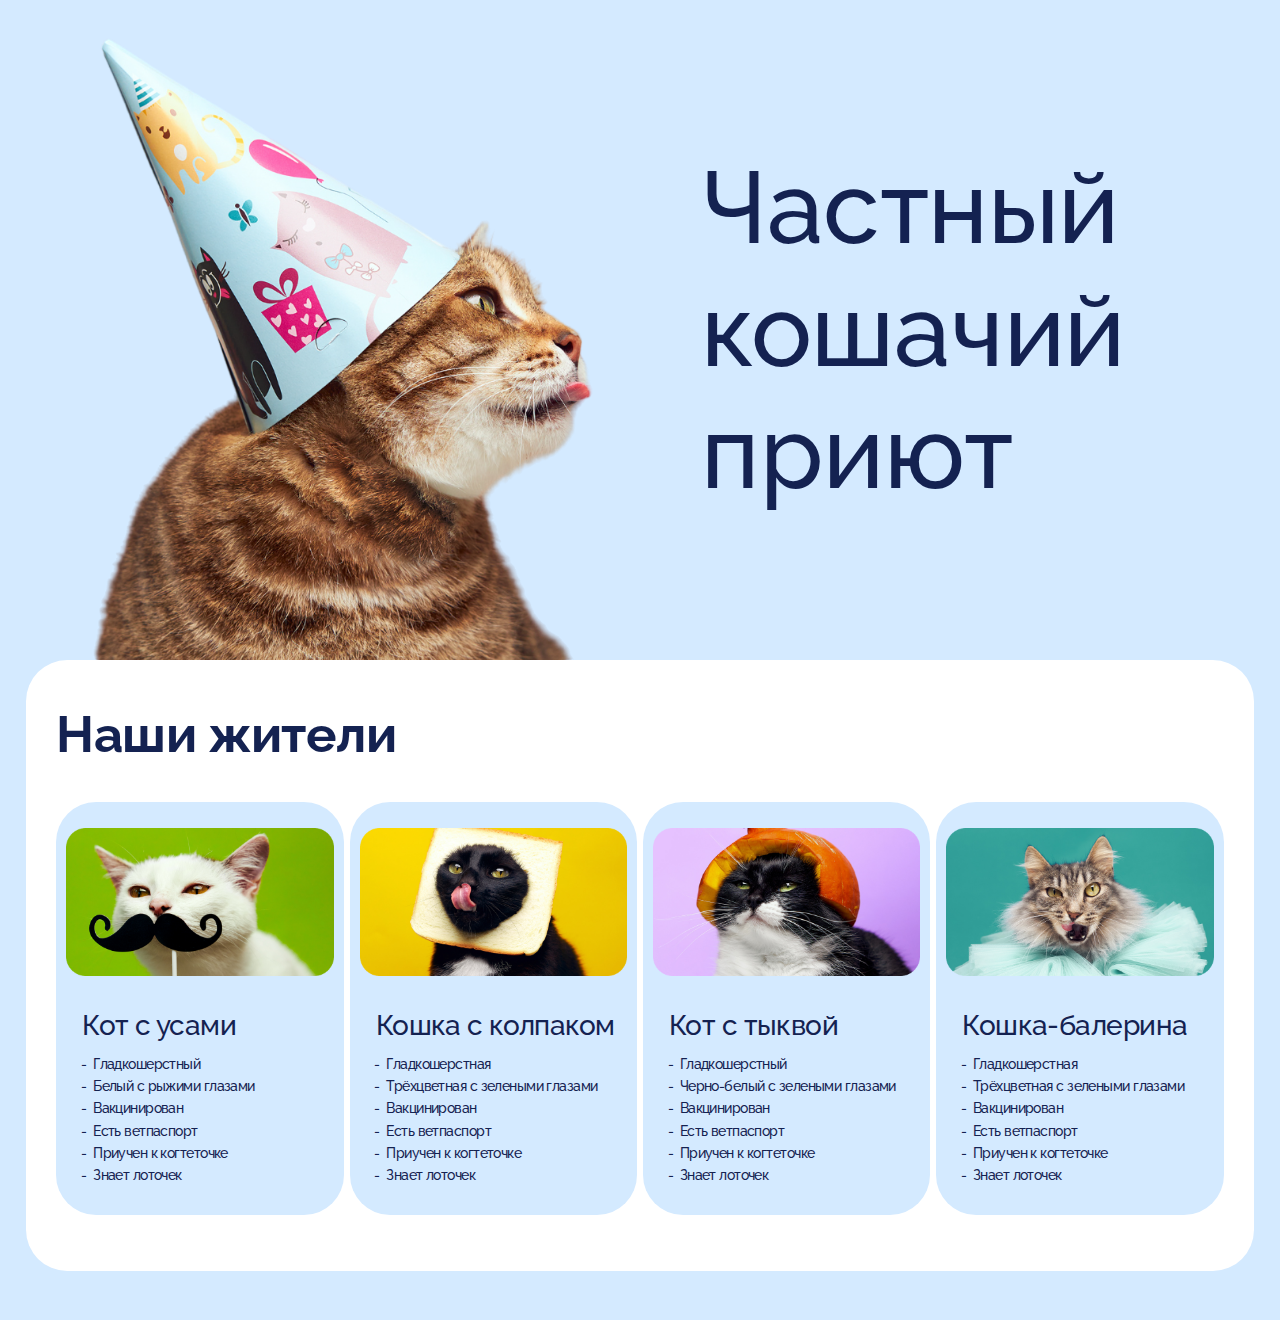
<file: index.html>
<!DOCTYPE html>
<html lang="ru">
<head>
    <meta charset="UTF-8">
    <meta http-equiv="X-UA-Compatible" content="IE=edge">
    <meta name="viewport" content="width=device-width, initial-scale=1.0">
    <link rel="stylesheet" href="style/style.css">
    <title>Частный кошачий приют</title>
</head>
<body>
    <main>
        <div class="container">
            <div class="main">
                <img src="img/cat.png" alt="cat">
                <h1>Частный кошачий приют</h1>
            </div>
            <div class="box">
                <h2>Наши жители</h2>
                <div class="grid">
                    <div class="col">
                        <div class="col_img" id="col_img_01">
                            <img src="" alt="">
                        </div>
                    </div>
                    <div class="col">
                        <div class="col_img" id="col_img_02">
                            <img src="" alt="">
                        </div>
                    </div>
                    <div class="col">
                        <div class="col_img" id="col_img_03">
                            <img src="" alt="">
                        </div>
                    </div>
                    <div class="col">
                        <div class="col_img" id="col_img_04">
                            <img src="" alt="">
                        </div>
                    </div>
                    <!--<div class="col">
                        <div class="col_img">
                            <img src="img/catalog/02.png" alt="cat_02">
                        </div>
                        <h3 id="name-cat-2"></h3>
                        <ul>
                            <li>Гладкошерстная</li>
                            <li>Трёхцветная с зелеными глазами</li>
                            <li>Вакцинирована</li>
                            <li>Есть ветпаспорт</li>
                            <li>Приучена к когтеточке</li>
                            <li>Знает лоточек</li> 
                        </ul>
                    </div>
                    <div class="col">
                        <div class="col_img">
                            <img src="img/catalog/03.png" alt="cat_03">
                        </div>
                        <h3 id="name-cat-3"></h3>
                        <ul>
                            <li>Гладкошерстный</li>
                            <li>Черно-белый с зелеными глазами</li>
                            <li>Вакцинирован</li>
                            <li>Есть ветпаспорт</li>
                            <li>Приучен к когтеточке</li>
                            <li>Знает лоточек</li> 
                        </ul>
                    </div>
                    <div class="col">
                        <div class="col_img">
                            <img src="img/catalog/04.png" alt="cat_04">
                        </div>
                        <h3 id="name-cat-4"></h3>
                        <ul>
                            <li>Гладкошерстная</li>
                            <li>Трёхцветная с зелеными глазами</li>
                            <li>Вакцинирована</li>
                            <li>Есть ветпаспорт</li>
                            <li>Приучена к когтеточке</li>
                            <li>Знает лоточек</li> 
                        </ul>
                    </div>-->
                </div>
                </div>
            </div>
        </div>
    </main>
    <script src="script/script.js"></script>
</body>
</html>
</file>
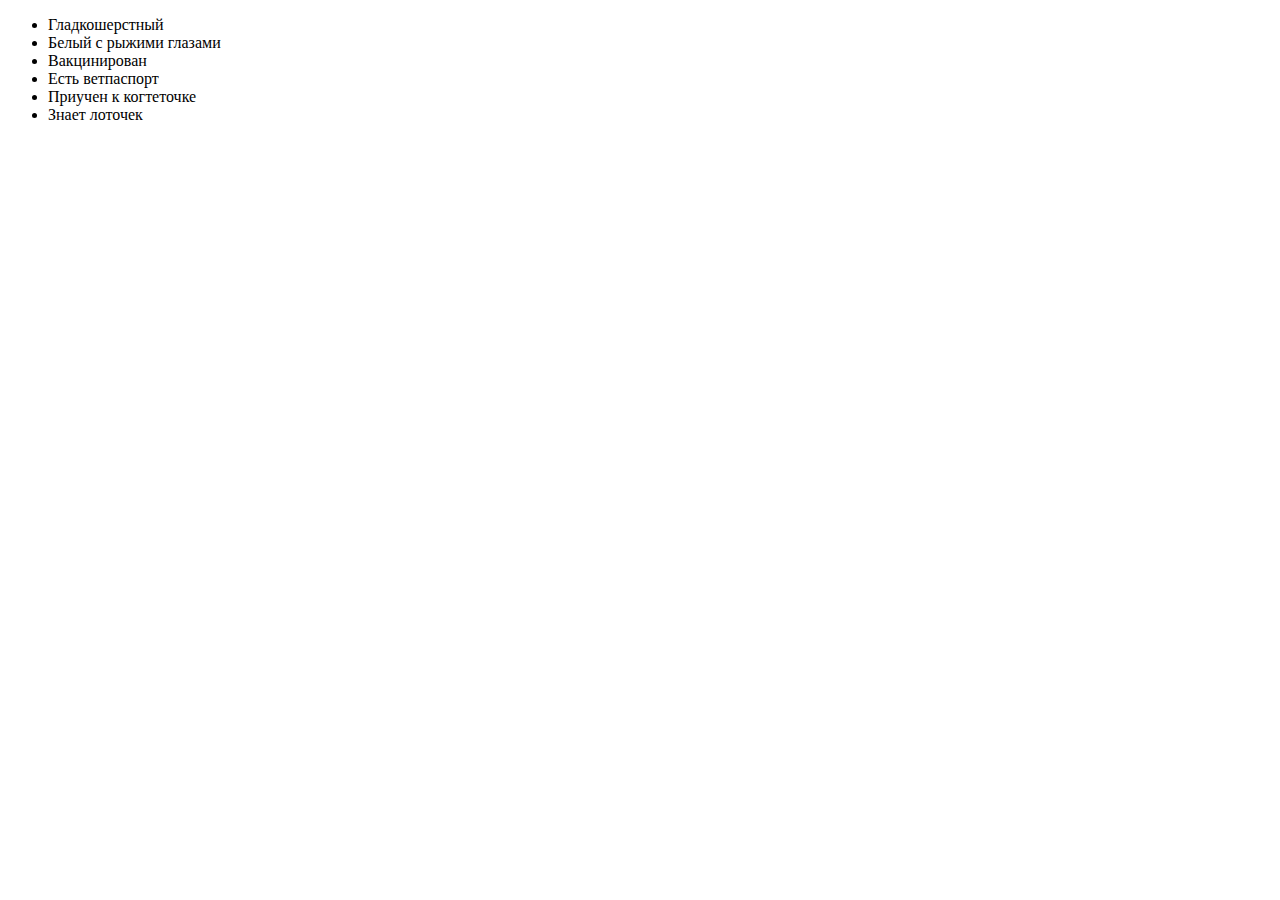
<file: script/index.html>
<!DOCTYPE html>
<html lang="en">
<head>
    <meta charset="UTF-8">
    <meta http-equiv="X-UA-Compatible" content="IE=edge">
    <meta name="viewport" content="width=device-width, initial-scale=1.0">
    <title>Document</title>
</head>
<body>
    <ul></ul>
    <script>
        const ul = ['Гладкошерстный', 
'Белый с рыжими глазами', 
'Вакцинирован', 
'Есть ветпаспорт',
'Приучен к когтеточке',
'Знает лоточек'
];
const html = ul.map((item) => `<li>${item}</li>`).join('');
document.querySelector('ul').innerHTML = html;
    </script>
</body>
</html>
</file>
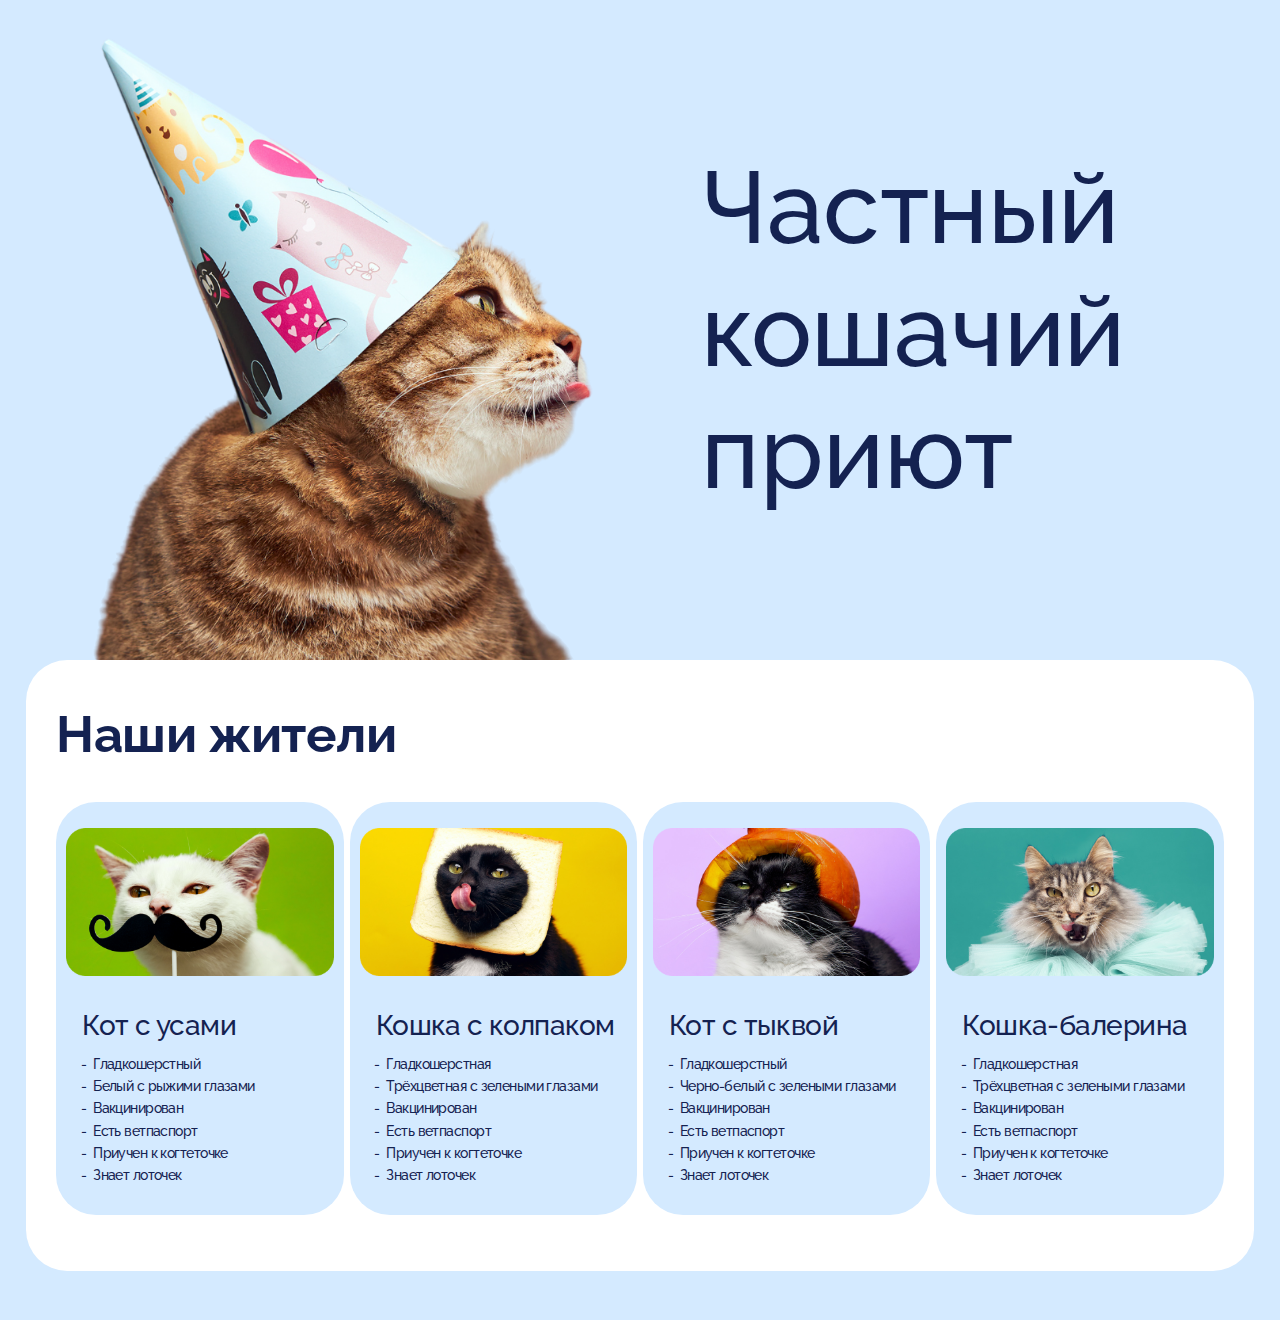
<file: inedex.html>
<!DOCTYPE html>
<html lang="ru">
<head>
    <meta charset="UTF-8">
    <meta http-equiv="X-UA-Compatible" content="IE=edge">
    <meta name="viewport" content="width=device-width, initial-scale=1.0">
    <link rel="stylesheet" href="style/style.css">
    <title>Частный кошачий приют</title>
</head>
<body>
    <main>
        <div class="container">
            <div class="main">
                <img src="img/cat.png" alt="cat">
                <h1>Частный кошачий приют</h1>
            </div>
            <div class="box">
                <h2>Наши жители</h2>
                <div class="grid">
                    <div class="col">
                        <div class="col_img" id="col_img_01">
                            <img src="" alt="">
                        </div>
                    </div>
                    <div class="col">
                        <div class="col_img" id="col_img_02">
                            <img src="" alt="">
                        </div>
                    </div>
                    <div class="col">
                        <div class="col_img" id="col_img_03">
                            <img src="" alt="">
                        </div>
                    </div>
                    <div class="col">
                        <div class="col_img" id="col_img_04">
                            <img src="" alt="">
                        </div>
                    </div>
                    <!--<div class="col">
                        <div class="col_img">
                            <img src="img/catalog/02.png" alt="cat_02">
                        </div>
                        <h3 id="name-cat-2"></h3>
                        <ul>
                            <li>Гладкошерстная</li>
                            <li>Трёхцветная с зелеными глазами</li>
                            <li>Вакцинирована</li>
                            <li>Есть ветпаспорт</li>
                            <li>Приучена к когтеточке</li>
                            <li>Знает лоточек</li> 
                        </ul>
                    </div>
                    <div class="col">
                        <div class="col_img">
                            <img src="img/catalog/03.png" alt="cat_03">
                        </div>
                        <h3 id="name-cat-3"></h3>
                        <ul>
                            <li>Гладкошерстный</li>
                            <li>Черно-белый с зелеными глазами</li>
                            <li>Вакцинирован</li>
                            <li>Есть ветпаспорт</li>
                            <li>Приучен к когтеточке</li>
                            <li>Знает лоточек</li> 
                        </ul>
                    </div>
                    <div class="col">
                        <div class="col_img">
                            <img src="img/catalog/04.png" alt="cat_04">
                        </div>
                        <h3 id="name-cat-4"></h3>
                        <ul>
                            <li>Гладкошерстная</li>
                            <li>Трёхцветная с зелеными глазами</li>
                            <li>Вакцинирована</li>
                            <li>Есть ветпаспорт</li>
                            <li>Приучена к когтеточке</li>
                            <li>Знает лоточек</li> 
                        </ul>
                    </div>-->
                </div>
                </div>
            </div>
        </div>
    </main>
    <script src="script/script.js"></script>
</body>
</html>
</file>
<file: style/style.css>
@import url('https://fonts.googleapis.com/css2?family=Raleway:wght@500&display=swap');
:root{
    font-family: 'Raleway', sans-serif;
    font-size: 17px;
    font-weight: 500;
}

body{
    background-color: #D4EAFF;
    color: #142251;
    line-height: 100%;
    letter-spacing: -0.04em;
    /*overflow-x: hidden;*/
    margin: 0;
}
.container{
    width: 100%;
    max-width: 1920px;
    box-sizing: border-box;
    margin: 0 auto;
    padding: 0 2%;
}
.main{
    display: flex;
    justify-content: center;
    align-items: center;
    gap: 6%;
}
.main h1 {
    font-weight: 500;
    font-size: 8vw;
    line-height: 120%;
}
.box{
    width: 100%;
    background-color: #fff;
    padding: 4.5% 2.5%;
    border-radius: 2.94rem;
    box-sizing: border-box;
    margin-bottom: 4%;
}
.box h2{
    margin-block-start: 0;
    font-size: 5vw;
    margin-top: 1%;
}
.grid{
    width: 100%;
    display: grid;
    grid-template-columns: repeat(4, 1fr);
    gap: 0.5%;
    align-items: center;
    margin-top: 5.2%;
}
.col{
    padding: 10px 10px 25px 10px;
    background-color: #D4EAFF;
    border-radius: 40px;
    display: flex;
    flex-direction: column;
    justify-content: center;
    align-items: flex-start;
    min-height: 42vh;
}
.col_img{
    overflow: hidden;
    width: 100%;
    height: 20vh;
    border-radius: 30px;
     display: flex;
    justify-content:center;
    align-items:center;
}

.col_img img {
    width: 100%;
    height: auto;
    
}
.col h3{
    font-weight: 500;
font-size: 2rem;
white-space: nowrap;
line-height: 90%;
margin: 8% 0 7% 6%;
}
.col ul{
    list-style-type: none;
    padding:0 5.5%;
    margin: 0;
}
.col li::before{
    content: '-';
    margin-right: 0.471rem;
}
.col li{
    margin-bottom: 0.588rem;
}
@media screen and (max-width: 1600px){
    .container{
        max-width: 1600px;
    }
    .main{
        gap: 0%;
    }
    /*.main h1 {
        font-weight: 500;
        font-size: 7.706rem;
        line-height: 120%;
    }*/
}
@media screen and (max-width: 1440px){
    :root{
        font-size: 14px;
    }
    .container{
        max-width: 1440px;
    }
    .main img{
        width: 55%;
    }
    /*.main h1 {
        font-weight: 500;
        font-size: 6.5rem;
        line-height: 120%;
    }*/
    .box h2{
        font-size: 4vw;
    }
    .col{
        box-sizing: border-box;

    }
}
@media screen and (max-width: 1024px) and (min-width:500px){
    .container{
        max-width: 1024px;
        min-width: 431px;
    }
    .main{
        align-items: flex-end;
    }
    .main img{
        width: 56%;
        padding-left: 4%;
    }
    .main h1{
        margin-bottom: 7%;
    }
    .box {
        padding: 4.5% 4% 9% 4%;
    }
    .box h2{
        font-size: 5vw;
        text-align: center;
    }

    .grid{
        grid-template-columns: repeat(2, 1fr);
        gap: 4%;
    }
    .col_img{
        height: 24vw;
        min-height: 15vh;

    }
    .col_img img{
        height: 23vw;
    }
    .col h3{
        margin: 4% 0 4% 2%;
        font-size: 1.5rem;
    }
}
@media screen and (max-width: 499px){
    .container{
        max-width: 499px;
        padding: 0 2%;
    }
    .main{
       flex-direction: column;
    }
    .main img{
        order: 2;
        position: relative;
        margin-top: -7%;
        width: 80%;
    }
    .main h1{
        order: 1;
        font-size: 10vw;
        text-align: center;
    }
   .box{
    width: 96%;
    margin: 0 auto;
    padding: 4%;
}
.box h2{
    font-size: 8vw;
    text-align: center;
    padding: 3% 0;
} 
.grid{
   display: flex;
   flex-direction: column;
    margin-top: 2%;
}
.col{
    padding: 2% 2% 4.5% 2%;
    border-radius: 30px;
    width: 100%;
    margin-bottom: 4%;
}
.col_img {
    overflow: hidden;
    width: 96%;
    height: 24vh;
    border-radius: 30px;
}
.col_img img {
    width: 100%;
    height: 100%;
}
.col h3{
    font-size: 6vw;
    margin: 4% 0 4% 6%;
}
.col ul{
    font-size: 4vw;
    line-height: 120%;
}
}
</file>
